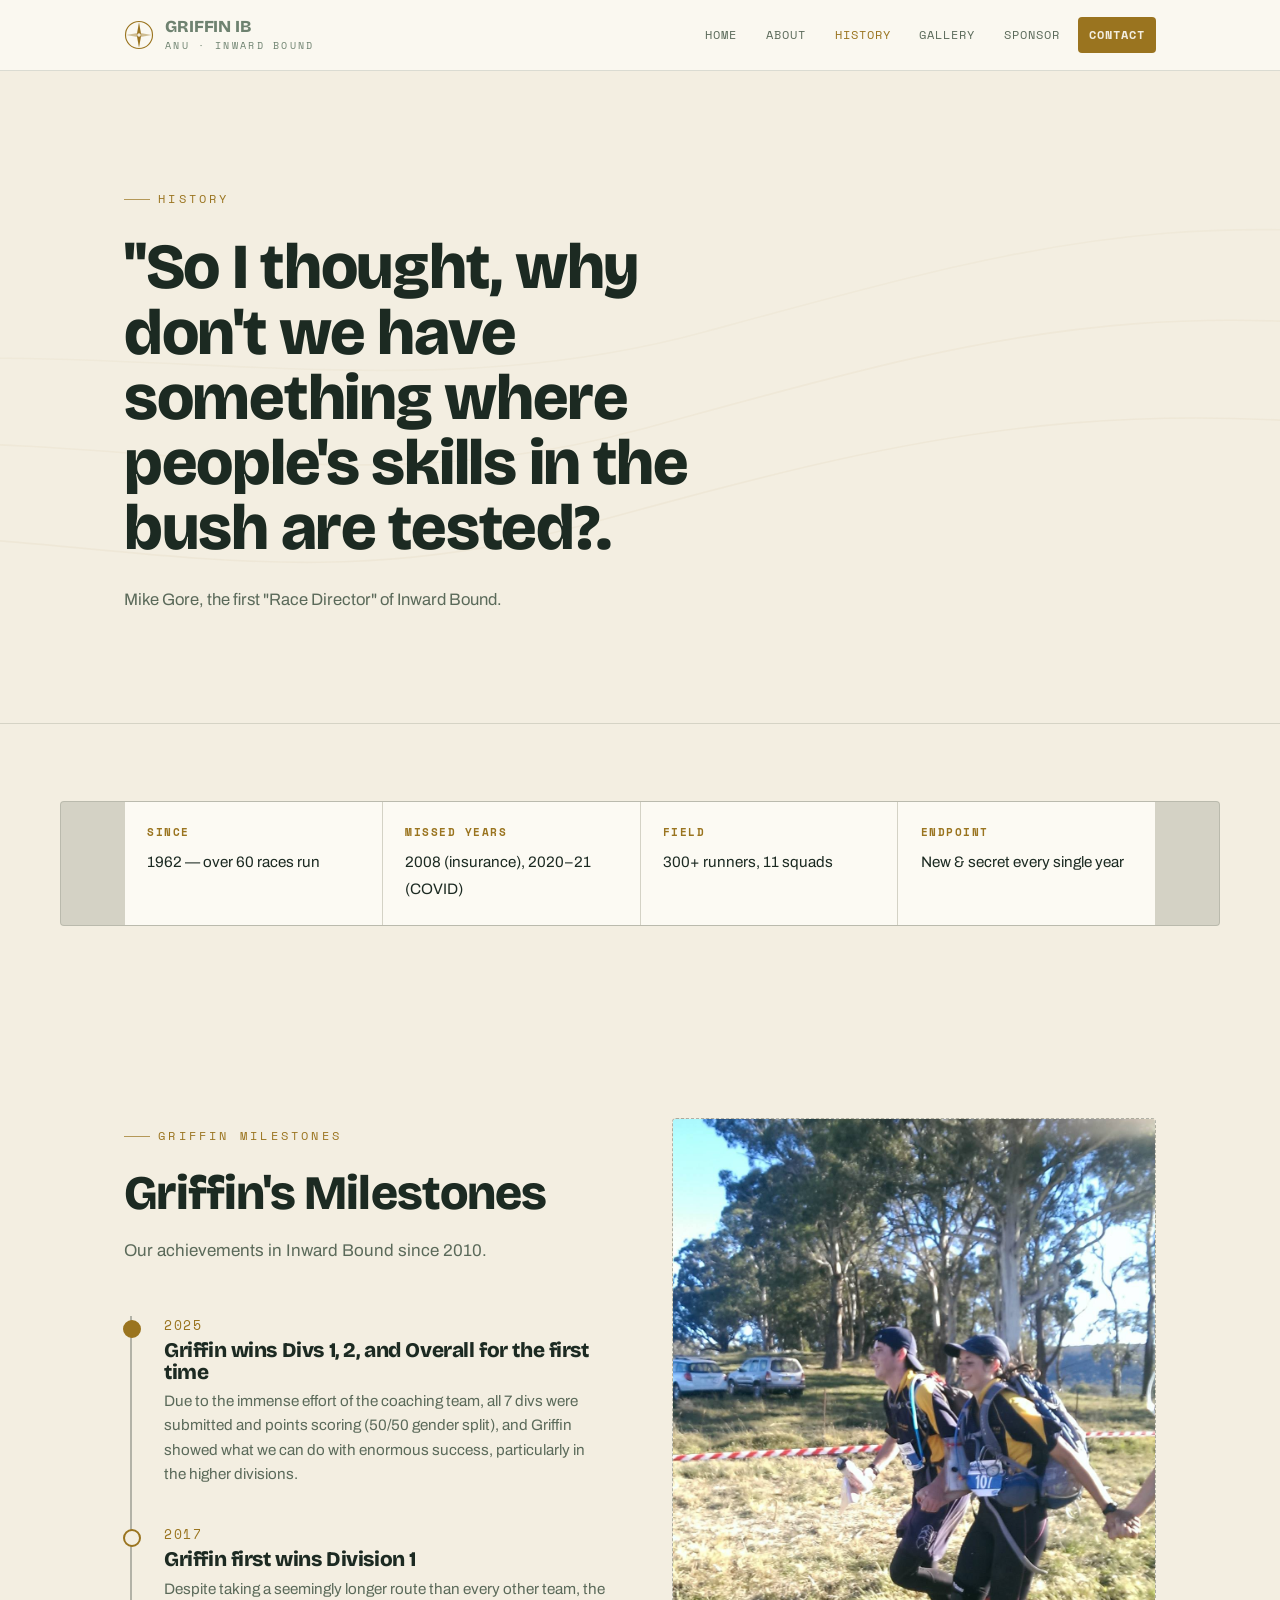
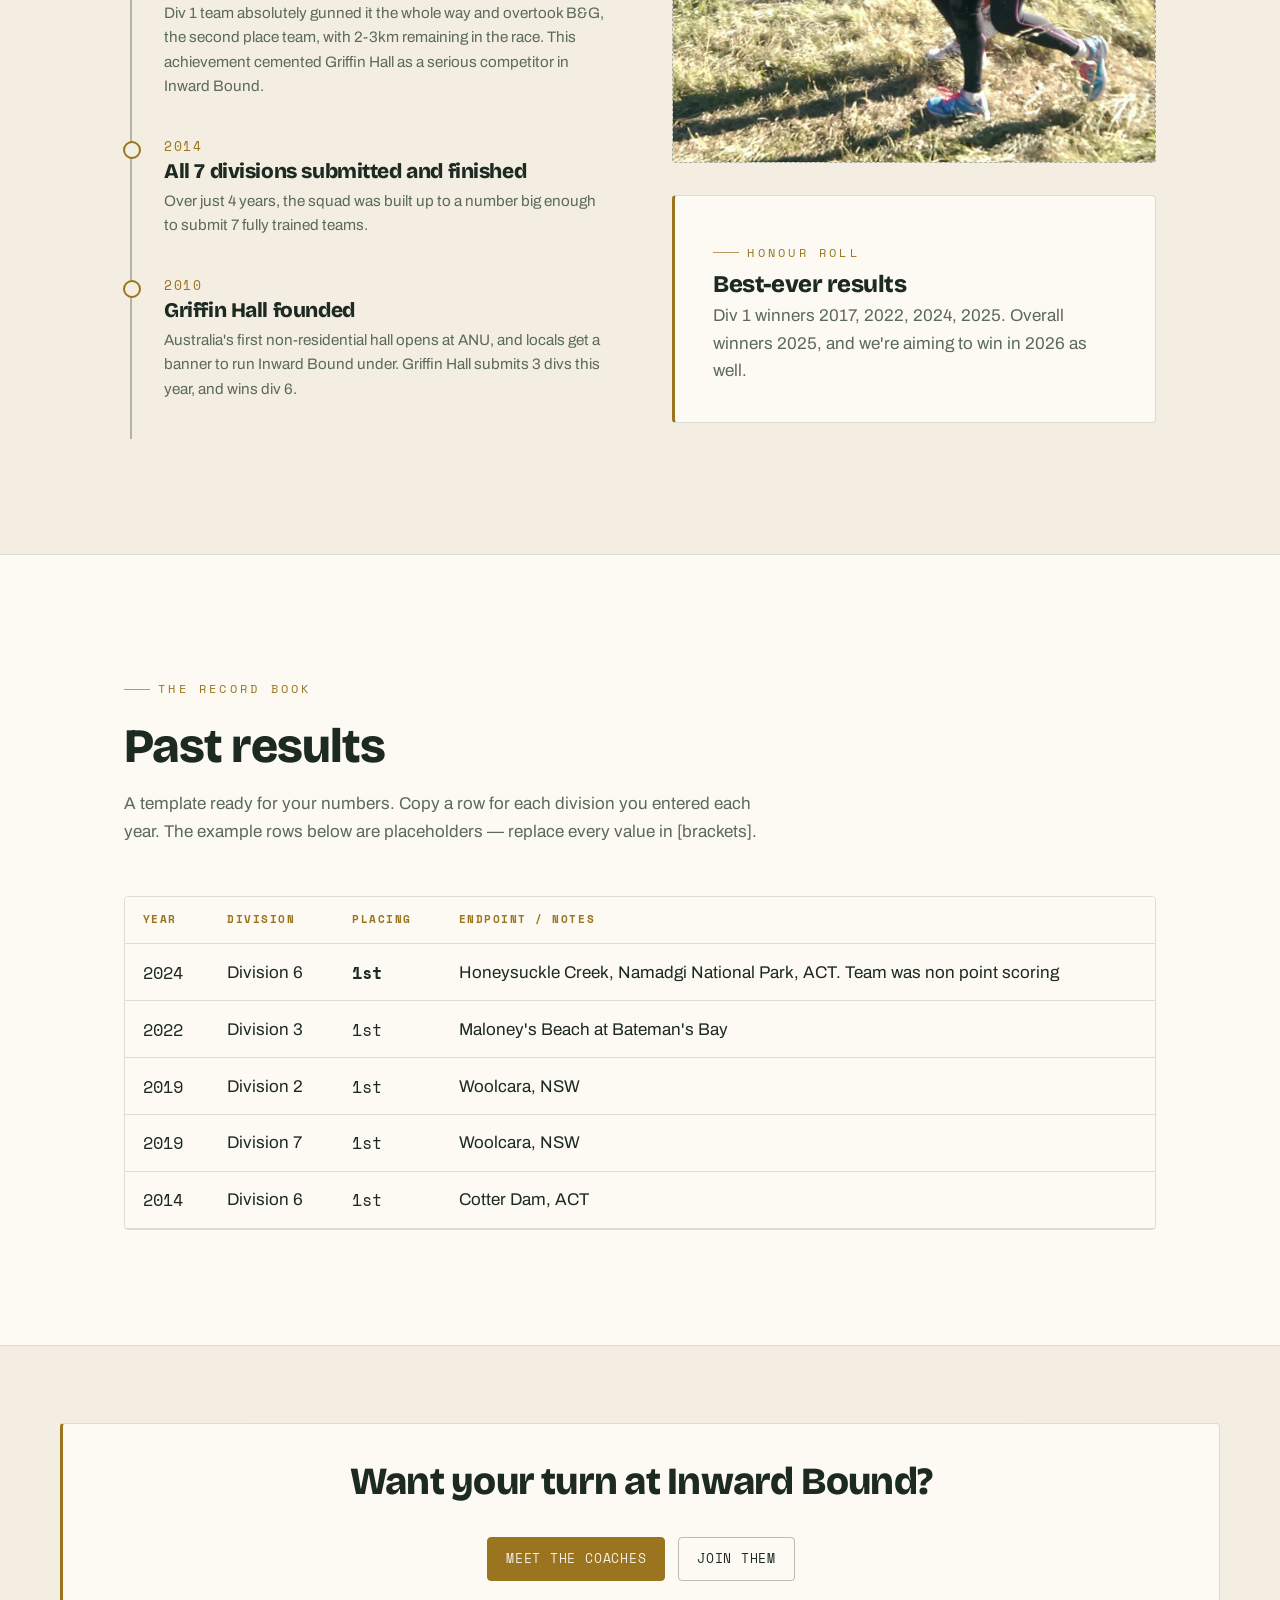
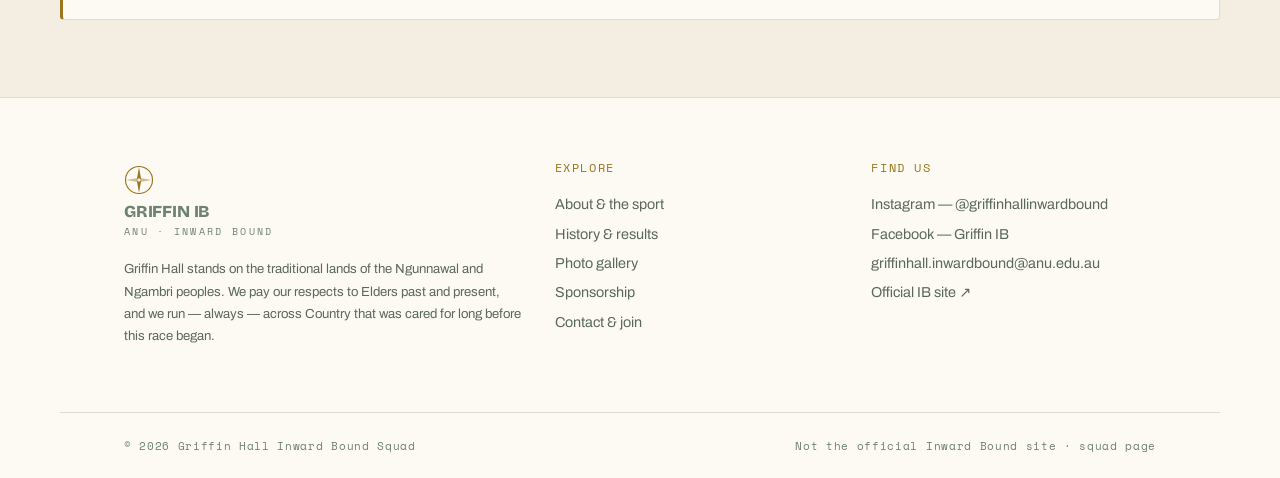
<file: history.html>
<!DOCTYPE html>
<!-- GRIFFIN HALL · INWARD BOUND — History. Fill the results TABLE and TIMELINE with your squad's real records ([BRACKETS]). -->
<html lang="en">
<head>
<meta charset="UTF-8">
<meta name="viewport" content="width=device-width, initial-scale=1">
<title>History &amp; Results — Griffin Hall Inward Bound</title>
<meta name="description" content="Griffin Hall's Inward Bound history and past results, set against six decades of the ANU race.">
<link rel="preconnect" href="https://fonts.googleapis.com">
<link rel="preconnect" href="https://fonts.gstatic.com" crossorigin>
<link href="https://fonts.googleapis.com/css2?family=Archivo:wght@400;500;600;700&family=Bricolage+Grotesque:opsz,wght@12..96,700;12..96,800&family=Space+Mono:wght@400;700&display=swap" rel="stylesheet">
<link rel="stylesheet" href="styles.css">
</head>
<body>
<a class="skip" href="#main">Skip to content</a>

<header class="site-head">
  <div class="wrap nav">
    <a class="brand" href="index.html" aria-label="Griffin Hall Inward Bound — home">
      <svg class="mark" viewBox="0 0 40 40" fill="none" aria-hidden="true"><circle cx="20" cy="20" r="18" stroke="var(--gold)" stroke-width="1.5"/><path d="M20 3 L23 20 L20 37 L17 20 Z" fill="var(--gold)"/><path d="M3 20 L20 17 L37 20 L20 23 Z" fill="var(--gold)" opacity="0.45"/><circle cx="20" cy="20" r="2.4" fill="var(--ink)"/></svg>
      <span><b>GRIFFIN IB</b><span>ANU · Inward Bound</span></span>
    </a>
    <button class="nav-toggle" aria-label="Menu" aria-expanded="false" aria-controls="nav-links">
      <svg width="20" height="20" viewBox="0 0 20 20" fill="none"><path d="M2 5h16M2 10h16M2 15h16" stroke="currentColor" stroke-width="1.6"/></svg>
    </button>
    <nav class="nav-links" id="nav-links">
      <a href="index.html">Home</a>
      <a href="about.html">About</a>
      <a href="history.html" class="active">History</a>
      <a href="gallery.html">Gallery</a>
      <a href="sponsors.html">Sponsor</a>
      <a href="contact.html" class="cta">Contact</a>
    </nav>
  </div>
</header>

<main id="main">

<section class="pagehead">
  <svg class="contour" viewBox="0 0 1200 400" preserveAspectRatio="xMidYMid slice" aria-hidden="true">
    <g fill="none" style="stroke:var(--gold)" stroke-width="1">
      <path d="M-40 300 C 200 250, 340 340, 560 280 S 920 180, 1240 250" opacity="0.10"/>
      <path d="M-40 250 C 220 190, 380 280, 600 220 S 940 120, 1240 190" opacity="0.09"/>
      <path d="M-40 200 C 240 140, 420 220, 640 160 S 960 70, 1240 130" opacity="0.08"/>
    </g>
  </svg>
  <div class="wrap">
    <span class="eyebrow">History</span>
    <h1>"So I thought, why don't we have something where people's skills in the bush are tested?.</h1>
    <p class="lede">Mike Gore, the first "Race Director" of Inward Bound.</p>
  </div>
</section>

<!-- ===== EVENT AT A GLANCE ===== -->
<section class="pad-sm">
  <div class="wrap facts">
    <div class="fact"><b>Since</b><span>1962 — over 60 races run</span></div>
    <div class="fact"><b>Missed years</b><span>2008 (insurance), 2020–21 (COVID)</span></div>
    <div class="fact"><b>Field</b><span>300+ runners, 11 squads</span></div>
    <div class="fact"><b>Endpoint</b><span>New &amp; secret every single year</span></div>
  </div>
</section>

<!-- ===== GRIFFIN TIMELINE ===== -->
<section class="pad">
  <div class="wrap grid cols-2" style="gap:clamp(28px,5vw,64px)">
    <div>
      <div class="sec-head">
        <span class="eyebrow">Griffin milestones</span>
        <h2>Griffin's Milestones</h2>
        <p>Our achievements in Inward Bound since 2010.</p>
      </div>
      <div class="timeline">
        <!-- Duplicate a .tl-item for each year. Add "win" to the class for a title year. -->
        <div class="tl-item win">
          <div class="tl-year">2025</div>
          <h3>Griffin wins Divs 1, 2, and Overall for the first time</h3>
          <p>Due to the immense effort of the coaching team, all 7 divs were submitted and points scoring (50/50 gender split), and Griffin showed what we can do with enormous success, particularly in the higher divisions.</p>
        </div>
        <div class="tl-item">
          <div class="tl-year">2017</div>
          <h3>Griffin first wins Division 1</h3>
          <p>Despite taking a seemingly longer route than every other team, the Div 1 team absolutely gunned it the whole way and overtook B&G, the second place team, with 2-3km remaining in the race. This achievement cemented Griffin Hall as a serious competitor in Inward Bound.</p>
        </div>
        <div class="tl-item">
          <div class="tl-year">2014</div>
          <h3>All 7 divisions submitted and finished</h3>
          <p>Over just 4 years, the squad was built up to a number big enough to submit 7 fully trained teams.</p>
        </div>
        <div class="tl-item">
          <div class="tl-year">2010</div>
          <h3>Griffin Hall founded</h3>
          <p>Australia's first non-residential hall opens at ANU, and locals get a banner to run Inward Bound under. Griffin Hall submits 3 divs this year, and wins div 6.</p>
        </div>
      </div>
    </div>
    <div>
      <div class="photo-slot tall"><svg width="30" height="30" viewBox="0 0 24 24" fill="none"><path d="M4 8h3l1.5-2h7L17 8h3v11H4z" stroke="currentColor" stroke-width="1.4"/><circle cx="12" cy="13" r="3.4" stroke="currentColor" stroke-width="1.4"/></svg><span class="ps-label"><img src="10956528_573400156096403_4464661491430242373_o.jpg" class="filled" alt="..."></span><span class="ps-sub">A great one from a past year</span></div>
      <div class="callout mt-2">
        <span class="eyebrow">Honour roll</span>
        <h2 style="font-size:1.5rem;margin:.6rem 0 .4rem">Best-ever results</h2>
        <p>Div 1 winners 2017, 2022, 2024, 2025. Overall winners 2025, and we're aiming to win in 2026 as well.</p>
      </div>
    </div>
  </div>
</section>

<!-- ===== RESULTS TABLE ===== -->
<section class="pad section-alt">
  <div class="wrap">
    <div class="sec-head">
      <span class="eyebrow">The record book</span>
      <h2>Past results</h2>
      <p>A template ready for your numbers. Copy a row for each division you entered each year. The example rows below are placeholders — replace every value in [brackets].</p>
    </div>
    <div class="table-scroll">
      <table class="results">
        <thead>
          <tr><th>Year</th><th>Division</th><th>Placing</th><th>Endpoint / notes</th></tr>
        </thead>
        <tbody>
          <tr><td class="mono">2024</td><td>Division 6</td><td class="place medal">1st</td><td>Honeysuckle Creek, Namadgi National Park, ACT. Team was non point scoring</td></tr>
          <tr><td class="mono">2022</td><td>Division 3</td><td class="place">1st</td><td>Maloney's Beach at Bateman's Bay</td></tr>
          <tr><td class="mono">2019</td><td>Division 2</td><td class="place">1st</td><td>Woolcara, NSW</td></tr>
          <tr><td class="mono">2019</td><td>Division 7</td><td class="place">1st</td><td>Woolcara, NSW</td></tr>
          <tr><td class="mono">2014</td><td>Division 6</td><td class="place">1st</td><td>Cotter Dam, ACT</td></tr>
        </tbody>
      </table>
    </div>
   </div>
</section>

<!-- ===== CTA ===== -->
<section class="pad-sm">
  <div class="wrap callout center">
    <h2>Want your turn at Inward Bound?</h2>
    <div class="hero-cta" style="justify-content:center"><a href="about.html#coaches" class="btn solid">Meet the coaches</a><a href="contact.html" class="btn ghost">Join them</a></div>
  </div>
</section>

</main>

<footer class="site-foot">
  <div class="wrap foot-grid">
    <div>
      <a class="brand" href="index.html" style="margin-bottom:1rem"><svg class="mark" viewBox="0 0 40 40" fill="none" aria-hidden="true"><circle cx="20" cy="20" r="18" stroke="var(--gold)" stroke-width="1.5"/><path d="M20 3 L23 20 L20 37 L17 20 Z" fill="var(--gold)"/><path d="M3 20 L20 17 L37 20 L20 23 Z" fill="var(--gold)" opacity="0.45"/><circle cx="20" cy="20" r="2.4" fill="var(--ink)"/></svg><span><b>GRIFFIN IB</b><span>ANU · Inward Bound</span></span></a>
      <p class="acknowledgement">Griffin Hall stands on the traditional lands of the Ngunnawal and Ngambri peoples. We pay our respects to Elders past and present, and we run — always — across Country that was cared for long before this race began.</p>
    </div>
    <div>
      <h4>Explore</h4>
      <a href="about.html">About &amp; the sport</a>
      <a href="history.html">History &amp; results</a>
      <a href="gallery.html">Photo gallery</a>
      <a href="sponsors.html">Sponsorship</a>
      <a href="contact.html">Contact &amp; join</a>
    </div>
    <div>
      <h4>Find us</h4>
      <a href="#">Instagram — @griffinhallinwardbound</a>
      <a href="#">Facebook — Griffin IB</a>
      <a href="mailto:griffinhall.inwardbound@anu.edu.au">griffinhall.inwardbound@anu.edu.au</a>
      <a href="https://anuinwardbound.com" target="_blank" rel="noopener">Official IB site ↗</a>
    </div>
  </div>
  <div class="wrap foot-bottom">
    <p>© <span id="yr">2026</span> Griffin Hall Inward Bound Squad</p>
    <p>Not the official Inward Bound site · squad page</p>
  </div>
</footer>

<script src="app.js"></script>
<script>document.getElementById('yr').textContent=new Date().getFullYear();</script>
</body>
</html>
</file>
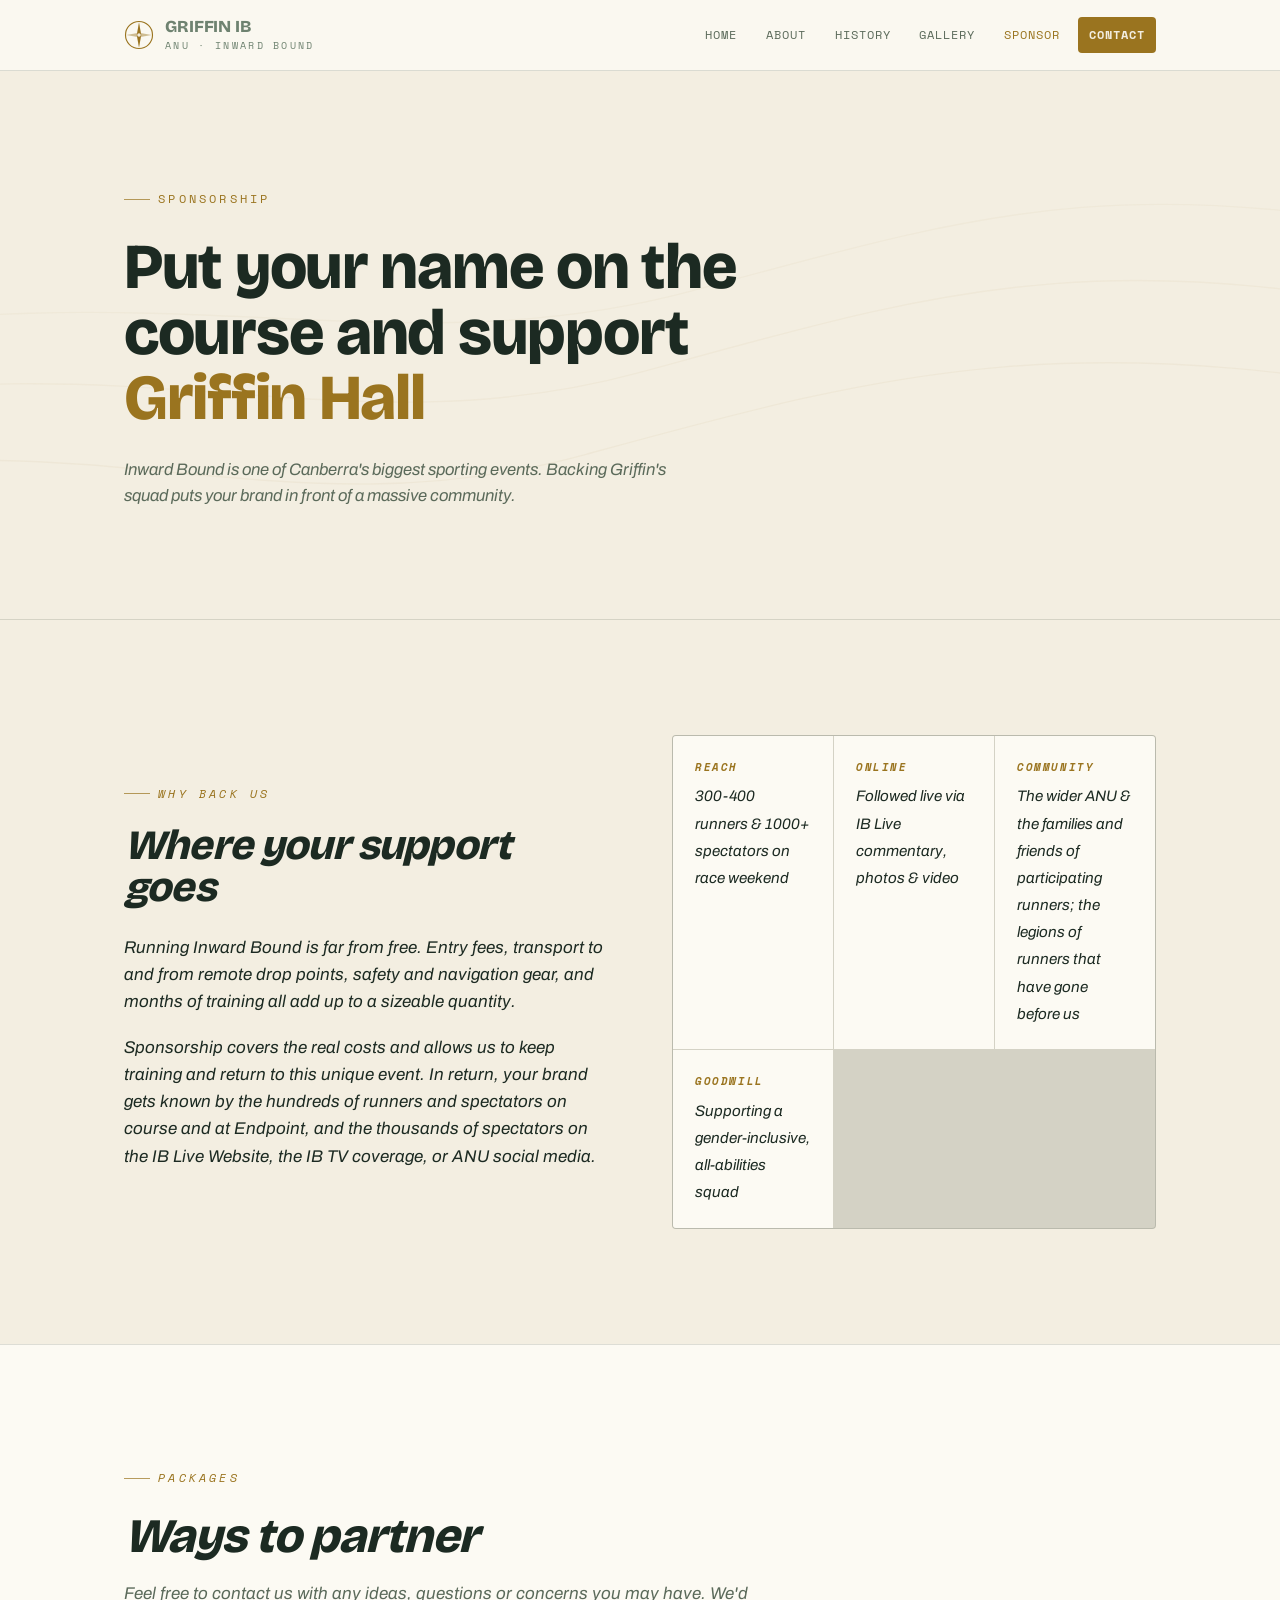
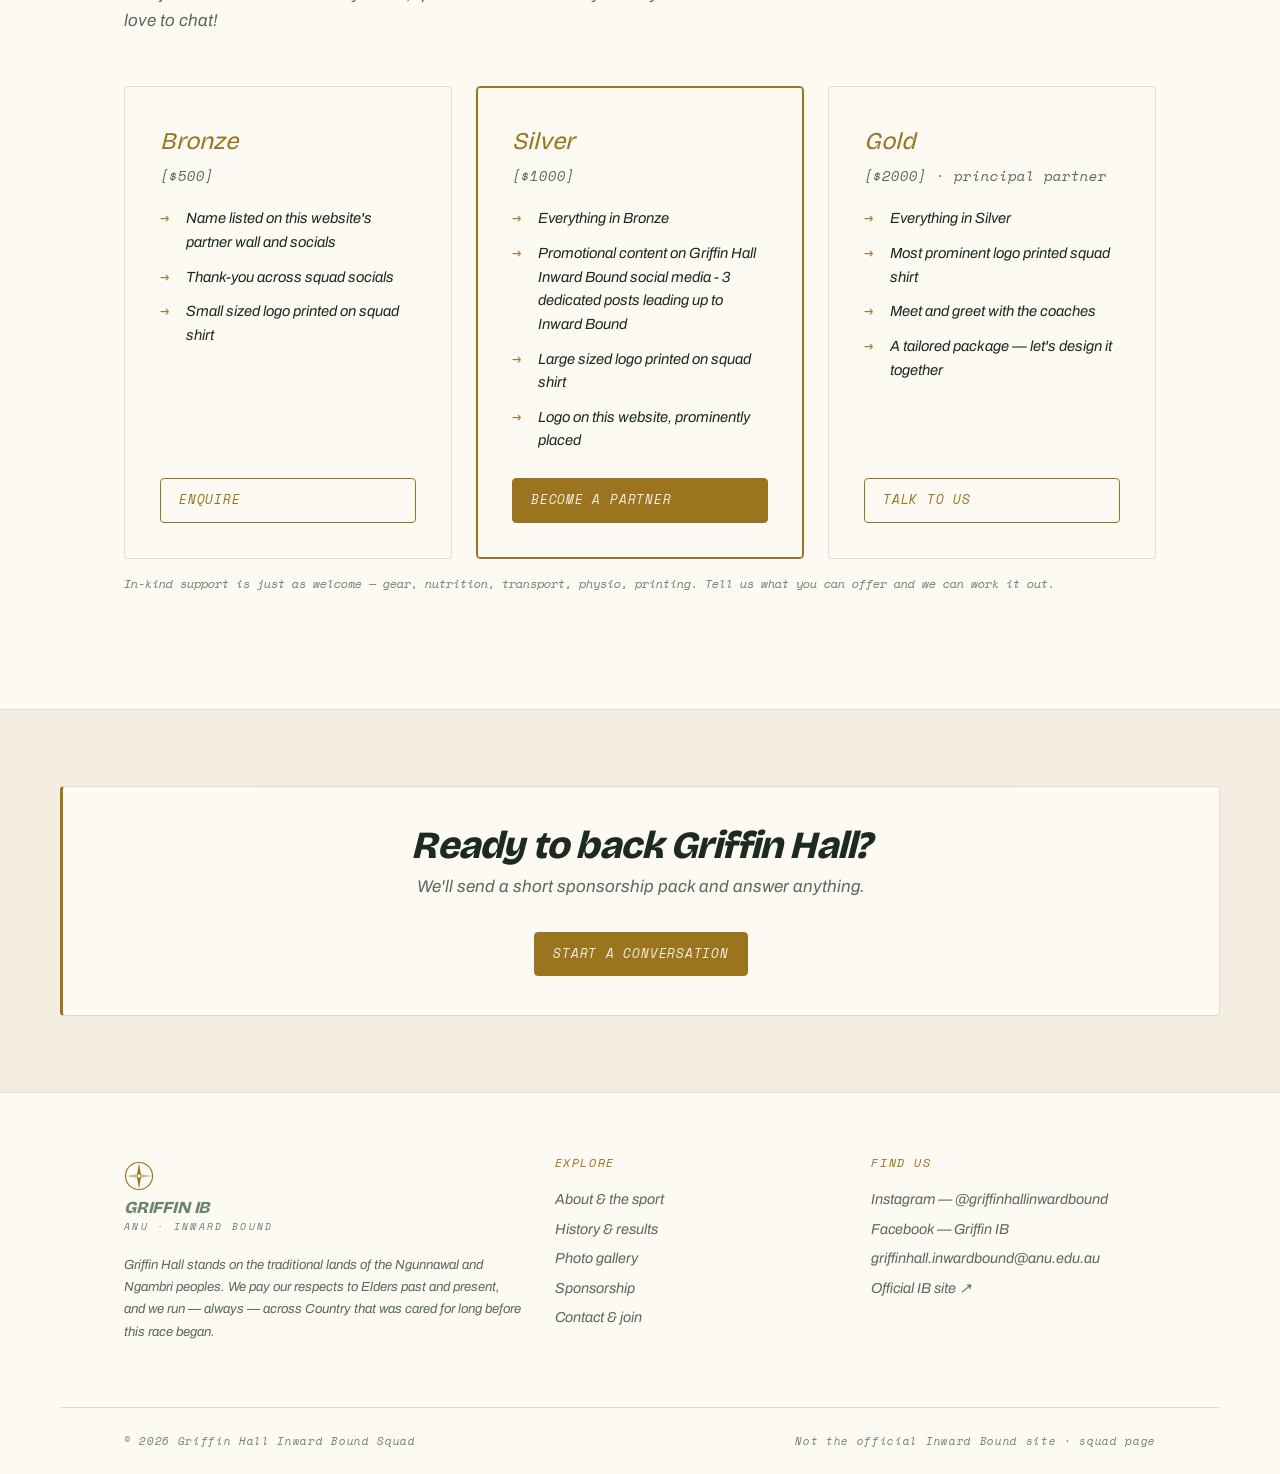
<file: sponsors.html>
<!DOCTYPE html>
<!-- GRIFFIN HALL · INWARD BOUND — Sponsors. Edit tier prices/benefits ([BRACKETS]). -->
<html lang="en">
<head>
<meta charset="UTF-8">
<meta name="viewport" content="width=device-width, initial-scale=1">
<title>Sponsorship — Griffin Hall Inward Bound</title>
<meta name="description" content="Back Griffin Hall's Inward Bound squad — sponsorship tiers and partnership options.">
<link rel="preconnect" href="https://fonts.googleapis.com">
<link rel="preconnect" href="https://fonts.gstatic.com" crossorigin>
<link href="https://fonts.googleapis.com/css2?family=Archivo:wght@400;500;600;700&family=Bricolage+Grotesque:opsz,wght@12..96,700;12..96,800&family=Space+Mono:wght@400;700&display=swap" rel="stylesheet">
<link rel="stylesheet" href="styles.css">
</head>
<body>
<a class="skip" href="#main">Skip to content</a>

<header class="site-head">
  <div class="wrap nav">
    <a class="brand" href="index.html" aria-label="Griffin Hall Inward Bound — home">
      <svg class="mark" viewBox="0 0 40 40" fill="none" aria-hidden="true"><circle cx="20" cy="20" r="18" stroke="var(--gold)" stroke-width="1.5"/><path d="M20 3 L23 20 L20 37 L17 20 Z" fill="var(--gold)"/><path d="M3 20 L20 17 L37 20 L20 23 Z" fill="var(--gold)" opacity="0.45"/><circle cx="20" cy="20" r="2.4" fill="var(--ink)"/></svg>
      <span><b>GRIFFIN IB</b><span>ANU · Inward Bound</span></span>
    </a>
    <button class="nav-toggle" aria-label="Menu" aria-expanded="false" aria-controls="nav-links">
      <svg width="20" height="20" viewBox="0 0 20 20" fill="none"><path d="M2 5h16M2 10h16M2 15h16" stroke="currentColor" stroke-width="1.6"/></svg>
    </button>
    <nav class="nav-links" id="nav-links">
      <a href="index.html">Home</a>
      <a href="about.html">About</a>
      <a href="history.html">History</a>
      <a href="gallery.html">Gallery</a>
      <a href="sponsors.html" class="active">Sponsor</a>
      <a href="contact.html" class="cta">Contact</a>
    </nav>
  </div>
</header>

<main id="main">

<section class="pagehead">
  <svg class="contour" viewBox="0 0 1200 400" preserveAspectRatio="xMidYMid slice" aria-hidden="true">
    <g fill="none" style="stroke:var(--gold)" stroke-width="1">
      <path d="M-40 300 C 200 250, 340 340, 560 280 S 920 180, 1240 250" opacity="0.10"/>
      <path d="M-40 250 C 220 190, 380 280, 600 220 S 940 120, 1240 190" opacity="0.09"/>
      <path d="M-40 200 C 240 140, 420 220, 640 160 S 960 70, 1240 130" opacity="0.08"/>
    </g>
  </svg>
  <div class="wrap">
    <span class="eyebrow">Sponsorship</span>
    <h1>Put your name on the course and support <em>Griffin Hall<em></h1>
    <p class="lede">Inward Bound is one of Canberra's biggest sporting events. Backing Griffin's squad puts your brand in front of a massive community.</p>
  </div>
</section>

<!-- ===== WHY ===== -->
<section class="pad">
  <div class="wrap grid cols-2" style="gap:clamp(28px,5vw,64px);align-items:center">
    <div class="prose">
      <span class="eyebrow">Why back us</span>
      <h2 style="font-size:clamp(1.8rem,4vw,2.6rem);margin:.5em 0 .6em">Where your support goes</h2>
      <p>Running Inward Bound is far from free. Entry fees, transport to and from remote drop points, safety and navigation gear, and months of training all add up to a sizeable quantity.</p>
      <p>Sponsorship covers the real costs and allows us to keep training and return to this unique event. In return, your brand gets known by the hundreds of runners and spectators on course and at Endpoint, and the thousands of spectators on the IB Live Website, the IB TV coverage, or ANU social media.</p>
    </div>
    <div class="facts">
      <div class="fact"><b>Reach</b><span>300-400 runners &amp; 1000+ spectators on race weekend</span></div>
      <div class="fact"><b>Online</b><span>Followed live via IB Live commentary, photos &amp; video</span></div>
      <div class="fact"><b>Community</b><span>The wider ANU &amp; the families and friends of participating runners; the legions of runners that have gone before us</span></div>
      <div class="fact"><b>Goodwill</b><span>Supporting a gender-inclusive, all-abilities squad</span></div>
    </div>
  </div>
</section>

<!-- ===== TIERS ===== -->
<section class="pad section-alt">
  <div class="wrap">
    <div class="sec-head">
      <span class="eyebrow">Packages</span>
      <h2>Ways to partner</h2>
      <p>Feel free to contact us with any ideas, questions or concerns you may have. We'd love to chat!</p>
    </div>
    <div class="grid cols-3">
      <div class="tier">
        <div class="tname">Bronze</div>
        <div class="tprice">[$500]</div>
        <ul>
          <li>Name listed on this website's partner wall and socials</li>
          <li>Thank-you across squad socials</li>
          <li>Small sized logo printed on squad shirt</li>
        </ul>
        <a href="contact.html" class="btn">Enquire</a>
      </div>
      <div class="tier feature">
        <div class="tname">Silver</div>
        <div class="tprice">[$1000]</div>
        <ul>
          <li>Everything in Bronze</li>
          <li>Promotional content on Griffin Hall Inward Bound social media - 3 dedicated posts leading up to Inward Bound</li>
          <li>Large sized logo printed on squad shirt</li>
          <li>Logo on this website, prominently placed</li>
        </ul>
        <a href="contact.html" class="btn solid">Become a partner</a>
      </div>
      <div class="tier">
        <div class="tname">Gold</div>
        <div class="tprice">[$2000] · principal partner</div>
        <ul>
          <li>Everything in Silver</li>
          <li>Most prominent logo printed squad shirt</li>
          <li>Meet and greet with the coaches</li>
          <li>A tailored package — let's design it together</li>
        </ul>
        <a href="contact.html" class="btn">Talk to us</a>
      </div>
    </div>
    <p class="mono" style="font-size:.72rem;color:var(--sage);margin-top:1rem">In-kind support is just as welcome — gear, nutrition, transport, physio, printing. Tell us what you can offer and we can work it out.</p>
  </div>
</section>

<!-- ===== CTA ===== -->
<section class="pad-sm">
  <div class="wrap callout center">
    <h2>Ready to back Griffin Hall?</h2>
    <p style="margin-inline:auto">We'll send a short sponsorship pack and answer anything.</p>
    <a href="contact.html" class="btn solid mt-2">Start a conversation</a>
  </div>
</section>

</main>

<footer class="site-foot">
  <div class="wrap foot-grid">
    <div>
      <a class="brand" href="index.html" style="margin-bottom:1rem"><svg class="mark" viewBox="0 0 40 40" fill="none" aria-hidden="true"><circle cx="20" cy="20" r="18" stroke="var(--gold)" stroke-width="1.5"/><path d="M20 3 L23 20 L20 37 L17 20 Z" fill="var(--gold)"/><path d="M3 20 L20 17 L37 20 L20 23 Z" fill="var(--gold)" opacity="0.45"/><circle cx="20" cy="20" r="2.4" fill="var(--ink)"/></svg><span><b>GRIFFIN IB</b><span>ANU · Inward Bound</span></span></a>
      <p class="acknowledgement">Griffin Hall stands on the traditional lands of the Ngunnawal and Ngambri peoples. We pay our respects to Elders past and present, and we run — always — across Country that was cared for long before this race began.</p>
    </div>
    <div>
      <h4>Explore</h4>
      <a href="about.html">About &amp; the sport</a>
      <a href="history.html">History &amp; results</a>
      <a href="gallery.html">Photo gallery</a>
      <a href="sponsors.html">Sponsorship</a>
      <a href="contact.html">Contact &amp; join</a>
    </div>
    <div>
      <h4>Find us</h4>
      <a href="#">Instagram — @griffinhallinwardbound</a>
      <a href="#">Facebook — Griffin IB</a>
      <a href="mailto:griffinhall.inwardbound@anu.edu.au">griffinhall.inwardbound@anu.edu.au</a>
      <a href="https://anuinwardbound.com" target="_blank" rel="noopener">Official IB site ↗</a>
    </div>
  </div>
  <div class="wrap foot-bottom">
    <p>© <span id="yr">2026</span> Griffin Hall Inward Bound Squad</p>
    <p>Not the official Inward Bound site · squad page</p>
  </div>
</footer>

<script src="app.js"></script>
<script>document.getElementById('yr').textContent=new Date().getFullYear();</script>
</body>
</html>
</file>
<file: styles.css>
/* ============================================================
   GRIFFIN HALL · INWARD BOUND
   Shared stylesheet
   Design language: navigation by day — topographic
   contour lines, a route drawn from the blindfolded drop to
   the secret Endpoint. Deep griffin gold on map paper.
   ============================================================ */

/* ---- Design tokens ---------------------------------------- */
:root{
  --ink:      #F3EEE1;   /* map paper by day (page)  */
  --ink-2:    #FCFAF3;   /* raised surface / cards   */
  --ink-3:    #E9E2D0;   /* deeper sand / hover      */
  --line:     rgba(28,42,34,0.14);
  --line-strong: rgba(28,42,34,0.30);
  --paper:    #1C2A22;   /* eucalyptus ink (text)    */
  --paper-dim:#5B6A5A;   /* muted sage secondary     */
  --gold:     #9A741F;   /* deep griffin gold        */
  --gold-soft:#8A671A;
  --route:    #C24A2C;   /* route line / Endpoint    */
  --sage:     #6E8270;

  --font-display: "Bricolage Grotesque", "Archivo", sans-serif;
  --font-body:    "Archivo", system-ui, sans-serif;
  --font-mono:    "Space Mono", ui-monospace, monospace;

  --wrap: 1160px;
  --gutter: clamp(20px, 5vw, 64px);
  --radius: 4px;
}

/* ---- Reset ------------------------------------------------- */
*{ box-sizing:border-box; margin:0; padding:0; }
html{ scroll-behavior:smooth; -webkit-text-size-adjust:100%; }
body{
  font-family:var(--font-body);
  background:var(--ink);
  color:var(--paper);
  line-height:1.6;
  font-size:clamp(15px,0.5vw + 14px,17px);
  overflow-x:hidden;
  -webkit-font-smoothing:antialiased;
}
img{ max-width:100%; display:block; }
a{ color:inherit; text-decoration:none; }
::selection{ background:var(--gold); color:var(--ink); }

/* ---- Type -------------------------------------------------- */
h1,h2,h3,h4{ font-family:var(--font-display); font-weight:800; line-height:1.02; letter-spacing:-0.02em; }
.eyebrow{
  font-family:var(--font-mono);
  font-size:.72rem;
  letter-spacing:.28em;
  text-transform:uppercase;
  color:var(--gold);
  display:inline-flex;
  align-items:center;
  gap:.7em;
}
.eyebrow::before{
  content:""; width:26px; height:1px; background:var(--gold); opacity:.7;
}
.mono{ font-family:var(--font-mono); }

/* ---- Layout ------------------------------------------------ */
.wrap{ width:100%; max-width:var(--wrap); margin-inline:auto; padding-inline:var(--gutter); }
section{ position:relative; scroll-margin-top:84px; }
.pad{ padding-block:clamp(64px,9vw,120px); }
.pad-sm{ padding-block:clamp(48px,6vw,80px); }

/* ---- Skip link --------------------------------------------- */
.skip{
  position:absolute; left:-999px; top:0; z-index:100;
  background:var(--gold); color:var(--ink); padding:.6em 1em; border-radius:var(--radius);
  font-family:var(--font-mono); font-size:.8rem;
}
.skip:focus{ left:12px; top:12px; }

/* ---- Header / nav ------------------------------------------ */
.site-head{
  position:sticky; top:0; z-index:50;
  background:rgba(252,250,243,.82);
  backdrop-filter:blur(10px);
  border-bottom:1px solid var(--line);
}
.nav{
  display:flex; align-items:center; justify-content:space-between;
  gap:1rem; height:70px;
}
.brand{ display:flex; align-items:center; gap:.7rem; }
.brand .mark{ width:30px; height:30px; flex:0 0 auto; }
.brand b{
  font-family:var(--font-display); font-weight:800; letter-spacing:-.01em;
  font-size:1.05rem; line-height:1;
}
.brand span{
  display:block; font-family:var(--font-mono); font-size:.6rem;
  letter-spacing:.24em; color:var(--sage); text-transform:uppercase; margin-top:2px;
}
.nav-links{ display:flex; align-items:center; gap:.4rem; }
.nav-links a{
  font-family:var(--font-mono); font-size:.78rem; letter-spacing:.08em; text-transform:uppercase;
  color:var(--paper-dim); padding:.5rem .7rem; border-radius:var(--radius); transition:color .2s, background .2s;
}
.nav-links a:hover{ color:var(--paper); }
.nav-links a.active{ color:var(--gold); }
.nav-links a.cta{
  color:var(--ink); background:var(--gold); font-weight:700;
}
.nav-links a.cta:hover{ background:var(--paper); }
.nav-toggle{
  display:none; background:none; border:1px solid var(--line-strong); color:var(--paper);
  width:44px; height:40px; border-radius:var(--radius); cursor:pointer;
}
.nav-toggle svg{ margin:auto; }

/* ---- Buttons ----------------------------------------------- */
.btn{
  display:inline-flex; align-items:center; gap:.6em;
  font-family:var(--font-mono); font-size:.8rem; letter-spacing:.06em; text-transform:uppercase;
  padding:.85em 1.4em; border-radius:var(--radius);
  border:1px solid var(--gold); color:var(--gold);
  transition:background .2s, color .2s, transform .1s;
  cursor:pointer; background:none;
}
.btn:hover{ background:var(--gold); color:var(--ink); }
.btn:active{ transform:translateY(1px); }
.btn.solid{ background:var(--gold); color:var(--ink); }
.btn.solid:hover{ background:var(--paper); border-color:var(--paper); }
.btn.ghost{ border-color:var(--line-strong); color:var(--paper); }
.btn.ghost:hover{ background:var(--ink-3); color:var(--paper); }

/* ---- Focus ------------------------------------------------- */
a:focus-visible, button:focus-visible, input:focus-visible, textarea:focus-visible, select:focus-visible{
  outline:2px solid var(--gold); outline-offset:3px;
}

/* ---- Hero -------------------------------------------------- */
.hero{ position:relative; overflow:hidden; border-bottom:1px solid var(--line); }
.hero-svg{ position:absolute; inset:0; width:100%; height:100%; z-index:0; }
.hero-inner{
  position:relative; z-index:2;
  padding-block:clamp(70px,13vw,150px);
  max-width:760px;
}
.hero h1{
  font-size:clamp(2.6rem,8vw,5.6rem);
  margin:.35em 0 .5em;
}
.hero h1 em{ font-style:normal; color:var(--gold); }
.hero .lede{ font-size:clamp(1.05rem,1.4vw,1.3rem); color:var(--paper-dim); max-width:52ch; }
.hero-cta{ display:flex; flex-wrap:wrap; gap:.8rem; margin-top:2.2rem; }

/* route draw animation */
.route-line{
  stroke-dasharray:2400; stroke-dashoffset:2400;
  animation:draw 3.4s cubic-bezier(.7,0,.3,1) .3s forwards;
}
@keyframes draw{ to{ stroke-dashoffset:0; } }
.pulse{ transform-origin:center; animation:pulse 2.6s ease-in-out infinite; }
@keyframes pulse{ 0%,100%{ opacity:.35; } 50%{ opacity:1; } }

/* ---- Stat row ---------------------------------------------- */
.stats{
  display:grid; grid-template-columns:repeat(auto-fit,minmax(150px,1fr));
  border-top:1px solid var(--line);
}
.stat{ padding:1.5rem 1.4rem; border-right:1px solid var(--line); }
.stat:first-child{ padding-left:0; }
.stat:last-child{ border-right:none; }
.stat b{ font-family:var(--font-display); font-size:clamp(1.8rem,3vw,2.6rem); color:var(--gold); display:block; line-height:1; }
.stat span{ font-family:var(--font-mono); font-size:.68rem; letter-spacing:.16em; text-transform:uppercase; color:var(--paper-dim); }

/* ---- Section heading -------------------------------------- */
.sec-head{ max-width:640px; margin-bottom:clamp(2rem,4vw,3.2rem); }
.sec-head h2{ font-size:clamp(1.9rem,4.4vw,3rem); margin:.5em 0 .4em; }
.sec-head p{ color:var(--paper-dim); }
.section-alt{ background:var(--ink-2); border-block:1px solid var(--line); }

/* ---- Contour divider (thin decorative rule) --------------- */
.divider{ height:60px; opacity:.5; }
.divider svg{ width:100%; height:100%; }

/* ---- Interior page header ---------------------------------- */
.pagehead{ position:relative; overflow:hidden; border-bottom:1px solid var(--line); padding-block:clamp(56px,9vw,110px); }
.pagehead .contour{ position:absolute; inset:0; width:100%; height:100%; z-index:0; opacity:.5; }
.pagehead .wrap{ position:relative; z-index:2; }
.pagehead h1{ font-size:clamp(2.2rem,6vw,4rem); margin:.4em 0 .4em; max-width:16ch; }
.pagehead h1 em{ font-style:normal; color:var(--gold); }
.pagehead .lede{ color:var(--paper-dim); max-width:56ch; font-size:clamp(1rem,1.3vw,1.2rem); }

/* ---- Facts strip ------------------------------------------ */
.facts{ display:grid; grid-template-columns:repeat(auto-fit,minmax(160px,1fr)); gap:1px; background:var(--line); border:1px solid var(--line); border-radius:var(--radius); overflow:hidden; }
.fact{ background:var(--ink-2); padding:1.4rem; }
.fact b{ display:block; font-family:var(--font-mono); font-size:.68rem; letter-spacing:.14em; text-transform:uppercase; color:var(--gold); margin-bottom:.4rem; }
.fact span{ color:var(--paper); font-size:.95rem; }

/* ---- Prose ------------------------------------------------- */
.prose p{ margin-bottom:1.1em; max-width:64ch; color:var(--paper); }
.prose p.dim{ color:var(--paper-dim); }
.prose h3{ font-size:1.35rem; margin:1.8em 0 .5em; color:var(--paper); }

/* ---- Cards ------------------------------------------------- */
.grid{ display:grid; gap:clamp(16px,2vw,24px); }
.cols-2{ grid-template-columns:repeat(2,1fr); }
.cols-3{ grid-template-columns:repeat(3,1fr); }
.cols-4{ grid-template-columns:repeat(4,1fr); }
.card{
  background:var(--ink-2); border:1px solid var(--line); border-radius:var(--radius);
  padding:clamp(1.3rem,2.4vw,2rem); transition:border-color .2s, transform .2s;
}
.card:hover{ border-color:var(--line-strong); }
.card .num{ font-family:var(--font-mono); font-size:.75rem; color:var(--gold); letter-spacing:.14em; }
.card h3{ font-size:1.25rem; margin:.5em 0 .4em; }
.card p{ color:var(--paper-dim); font-size:.95rem; }

/* ---- Photo slots (replaceable) ---------------------------- */
.photo-slot{
  position:relative; border:1.5px dashed var(--line-strong); border-radius:var(--radius);
  background:
    linear-gradient(var(--ink-3),var(--ink-3)) padding-box,
    repeating-linear-gradient(45deg,rgba(120,95,30,.07) 0 10px,transparent 10px 20px);
  display:flex; flex-direction:column; align-items:center; justify-content:center;
  text-align:center; padding:1.4rem; color:var(--sage); overflow:hidden;
  aspect-ratio:4/3;
}
.photo-slot.wide{ aspect-ratio:16/7; }
.photo-slot.tall{ aspect-ratio:3/4; }
.photo-slot.square{ aspect-ratio:1/1; }
.photo-slot svg{ opacity:.6; margin-bottom:.6rem; }
.photo-slot .ps-label{ font-family:var(--font-mono); font-size:.72rem; letter-spacing:.1em; text-transform:uppercase; color:var(--gold); }
.photo-slot .ps-sub{ font-family:var(--font-mono); font-size:.64rem; color:var(--sage); margin-top:.3rem; }
/* When a real <img> is dropped in, it fills the frame: give img the class .filled */
.photo-slot img.filled{ position:absolute; inset:0; width:100%; height:100%; object-fit:cover; }

/* ---- Gallery ---------------------------------------------- */
.gal{ display:flex; flex-direction:column; gap:.7rem; }
.gal figcaption{ font-family:var(--font-mono); font-size:.72rem; letter-spacing:.06em; color:var(--paper-dim); }
.gal-masonry{ columns:3; column-gap:clamp(16px,2vw,24px); }
.gal-masonry > *{ break-inside:avoid; margin-bottom:clamp(16px,2vw,24px); }
@media (max-width:860px){ .gal-masonry{ columns:2; } }
@media (max-width:560px){ .gal-masonry{ columns:1; } }

/* ---- Timeline (history) ----------------------------------- */
.timeline{ border-left:2px solid var(--line-strong); margin-left:6px; }
.tl-item{ position:relative; padding:0 0 2.4rem 2rem; }
.tl-item::before{
  content:""; position:absolute; left:-9px; top:4px; width:14px; height:14px;
  border-radius:50%; background:var(--ink); border:2px solid var(--gold);
}
.tl-item.win::before{ background:var(--gold); }
.tl-year{ font-family:var(--font-mono); font-size:.8rem; color:var(--gold); letter-spacing:.12em; }
.tl-item h3{ font-size:1.3rem; margin:.2em 0 .3em; }
.tl-item p{ color:var(--paper-dim); font-size:.95rem; max-width:60ch; }

/* ---- Results table ---------------------------------------- */
.table-scroll{ overflow-x:auto; border:1px solid var(--line); border-radius:var(--radius); }
table.results{ width:100%; border-collapse:collapse; min-width:560px; }
table.results th, table.results td{ padding:.9rem 1.1rem; text-align:left; border-bottom:1px solid var(--line); }
table.results thead th{
  font-family:var(--font-mono); font-size:.68rem; letter-spacing:.14em; text-transform:uppercase;
  color:var(--gold); background:var(--ink-2);
}
table.results tbody tr:hover{ background:var(--ink-2); }
table.results td.place{ font-family:var(--font-mono); color:var(--paper); }
table.results .medal{ color:var(--gold); font-weight:700; }

/* ---- Division blocks (squad) ------------------------------ */
.div-block{ border:1px solid var(--line); border-radius:var(--radius); overflow:hidden; margin-bottom:clamp(20px,3vw,32px); }
.div-head{
  display:flex; align-items:baseline; gap:1rem; flex-wrap:wrap;
  padding:1.1rem clamp(1.1rem,2.4vw,1.8rem); background:var(--ink-2); border-bottom:1px solid var(--line);
}
.div-head .dtag{ font-family:var(--font-display); font-size:1.4rem; color:var(--gold); }
.div-head .dmeta{ font-family:var(--font-mono); font-size:.72rem; letter-spacing:.1em; text-transform:uppercase; color:var(--paper-dim); }
.runners{ display:grid; grid-template-columns:repeat(4,1fr); gap:1px; background:var(--line); }
.runner{ background:var(--ink); padding:1rem; }
.runner .photo-slot{ aspect-ratio:1/1; margin-bottom:.7rem; }
.runner b{ font-size:.98rem; }
.runner span{ display:block; font-family:var(--font-mono); font-size:.68rem; color:var(--sage); letter-spacing:.06em; }

/* ---- Coaches ---------------------------------------------- */
.coach{ text-align:left; }
.coach .photo-slot{ aspect-ratio:1/1; margin-bottom:.9rem; }
.coach b{ font-size:1.05rem; }
.coach .role{ font-family:var(--font-mono); font-size:.72rem; letter-spacing:.1em; text-transform:uppercase; color:var(--gold); }
.coach p{ font-size:.9rem; color:var(--paper-dim); margin-top:.5rem; }

/* ---- Countdown -------------------------------------------- */
.countdown{ display:flex; gap:clamp(10px,2vw,20px); flex-wrap:wrap; margin-top:1.6rem; }
.cd-unit{ text-align:center; min-width:70px; }
.cd-unit b{ font-family:var(--font-display); font-size:clamp(2rem,5vw,3.2rem); color:var(--paper); display:block; line-height:1; }
.cd-unit span{ font-family:var(--font-mono); font-size:.64rem; letter-spacing:.16em; text-transform:uppercase; color:var(--paper-dim); }

/* ---- Sponsor tiers ---------------------------------------- */
.tier{ border:1px solid var(--line); border-radius:var(--radius); padding:clamp(1.4rem,3vw,2.2rem); background:var(--ink-2); display:flex; flex-direction:column; }
.tier.feature{ border-color:var(--gold); box-shadow:0 0 0 1px var(--gold) inset; }
.tier .tname{ font-family:var(--font-display); font-size:1.5rem; color:var(--gold); }
.tier .tprice{ font-family:var(--font-mono); font-size:.85rem; color:var(--paper-dim); margin:.4rem 0 1.2rem; }
.tier ul{ list-style:none; display:flex; flex-direction:column; gap:.7rem; flex:1; }
.tier li{ padding-left:1.6rem; position:relative; font-size:.92rem; color:var(--paper); }
.tier li::before{ content:"→"; position:absolute; left:0; color:var(--gold); font-family:var(--font-mono); }
.tier .btn{ margin-top:1.6rem; }

.logo-wall{ display:grid; grid-template-columns:repeat(auto-fill,minmax(150px,1fr)); gap:1px; background:var(--line); border:1px solid var(--line); border-radius:var(--radius); overflow:hidden; }
.logo-cell{ background:var(--ink-2); aspect-ratio:3/2; display:flex; align-items:center; justify-content:center; color:var(--sage); font-family:var(--font-mono); font-size:.7rem; letter-spacing:.08em; text-align:center; padding:1rem; }

/* ---- Forms (contact) -------------------------------------- */
.field{ display:flex; flex-direction:column; gap:.4rem; margin-bottom:1.1rem; }
.field label{ font-family:var(--font-mono); font-size:.72rem; letter-spacing:.1em; text-transform:uppercase; color:var(--gold); }
.field input, .field textarea, .field select{
  background:var(--ink); border:1px solid var(--line-strong); border-radius:var(--radius);
  color:var(--paper); padding:.8rem .9rem; font-family:var(--font-body); font-size:1rem;
}
.field textarea{ resize:vertical; min-height:130px; }
.contact-list{ list-style:none; display:flex; flex-direction:column; gap:1.3rem; }
.contact-list li b{ display:block; font-family:var(--font-mono); font-size:.72rem; letter-spacing:.12em; text-transform:uppercase; color:var(--gold); margin-bottom:.25rem; }
.contact-list li a, .contact-list li span{ color:var(--paper); }

/* ---- Callout ---------------------------------------------- */
.callout{
  border:1px solid var(--line); border-left:3px solid var(--gold);
  background:var(--ink-2); border-radius:var(--radius); padding:clamp(1.4rem,3vw,2.4rem);
}
.callout h2{ font-size:clamp(1.6rem,3.4vw,2.4rem); margin-bottom:.5rem; }
.callout p{ color:var(--paper-dim); max-width:56ch; }

/* ---- Footer ------------------------------------------------ */
.site-foot{ border-top:1px solid var(--line); background:var(--ink-2); }
.foot-grid{ display:grid; grid-template-columns:1.4fr 1fr 1fr; gap:2rem; padding-block:clamp(40px,5vw,64px); }
.foot-grid h4{ font-family:var(--font-mono); font-size:.72rem; letter-spacing:.14em; text-transform:uppercase; color:var(--gold); font-weight:400; margin-bottom:1rem; }
.foot-grid a{ display:block; color:var(--paper-dim); font-size:.9rem; padding:.2rem 0; }
.foot-grid a:hover{ color:var(--paper); }
.foot-bottom{ border-top:1px solid var(--line); padding-block:1.5rem; display:flex; justify-content:space-between; gap:1rem; flex-wrap:wrap; }
.foot-bottom p{ font-family:var(--font-mono); font-size:.7rem; color:var(--sage); letter-spacing:.06em; }
.acknowledgement{ font-size:.82rem; color:var(--paper-dim); max-width:60ch; line-height:1.7; }

/* ---- Utility ---------------------------------------------- */
.center{ text-align:center; }
.mt-1{ margin-top:1rem; } .mt-2{ margin-top:2rem; } .mt-3{ margin-top:3rem; }
.max-60{ max-width:60ch; }

/* ============================================================
   RESPONSIVE
   ============================================================ */
@media (max-width:860px){
  .cols-3,.cols-4{ grid-template-columns:repeat(2,1fr); }
  .runners{ grid-template-columns:repeat(2,1fr); }
  .foot-grid{ grid-template-columns:1fr 1fr; }
  .nav-links{
    position:fixed; inset:70px 0 auto 0; flex-direction:column; align-items:stretch;
    background:var(--ink-2); border-bottom:1px solid var(--line); padding:1rem var(--gutter);
    gap:.2rem; transform:translateY(-120%); transition:transform .3s ease; z-index:40;
  }
  .nav-links.open{ transform:translateY(0); }
  .nav-links a{ padding:.9rem .4rem; font-size:.9rem; border-bottom:1px solid var(--line); }
  .nav-links a.cta{ text-align:center; margin-top:.5rem; border-bottom:none; }
  .nav-toggle{ display:flex; }
}
@media (max-width:560px){
  .cols-2,.cols-3,.cols-4{ grid-template-columns:1fr; }
  .runners{ grid-template-columns:repeat(2,1fr); }
  .foot-grid{ grid-template-columns:1fr; }
  .stat{ border-right:none; border-bottom:1px solid var(--line); }
}

/* ---- Reduced motion --------------------------------------- */
@media (prefers-reduced-motion:reduce){
  html{ scroll-behavior:auto; }
  .route-line{ animation:none; stroke-dashoffset:0; }
  .pulse{ animation:none; opacity:.8; }
  *{ transition:none !important; }
}
</file>
